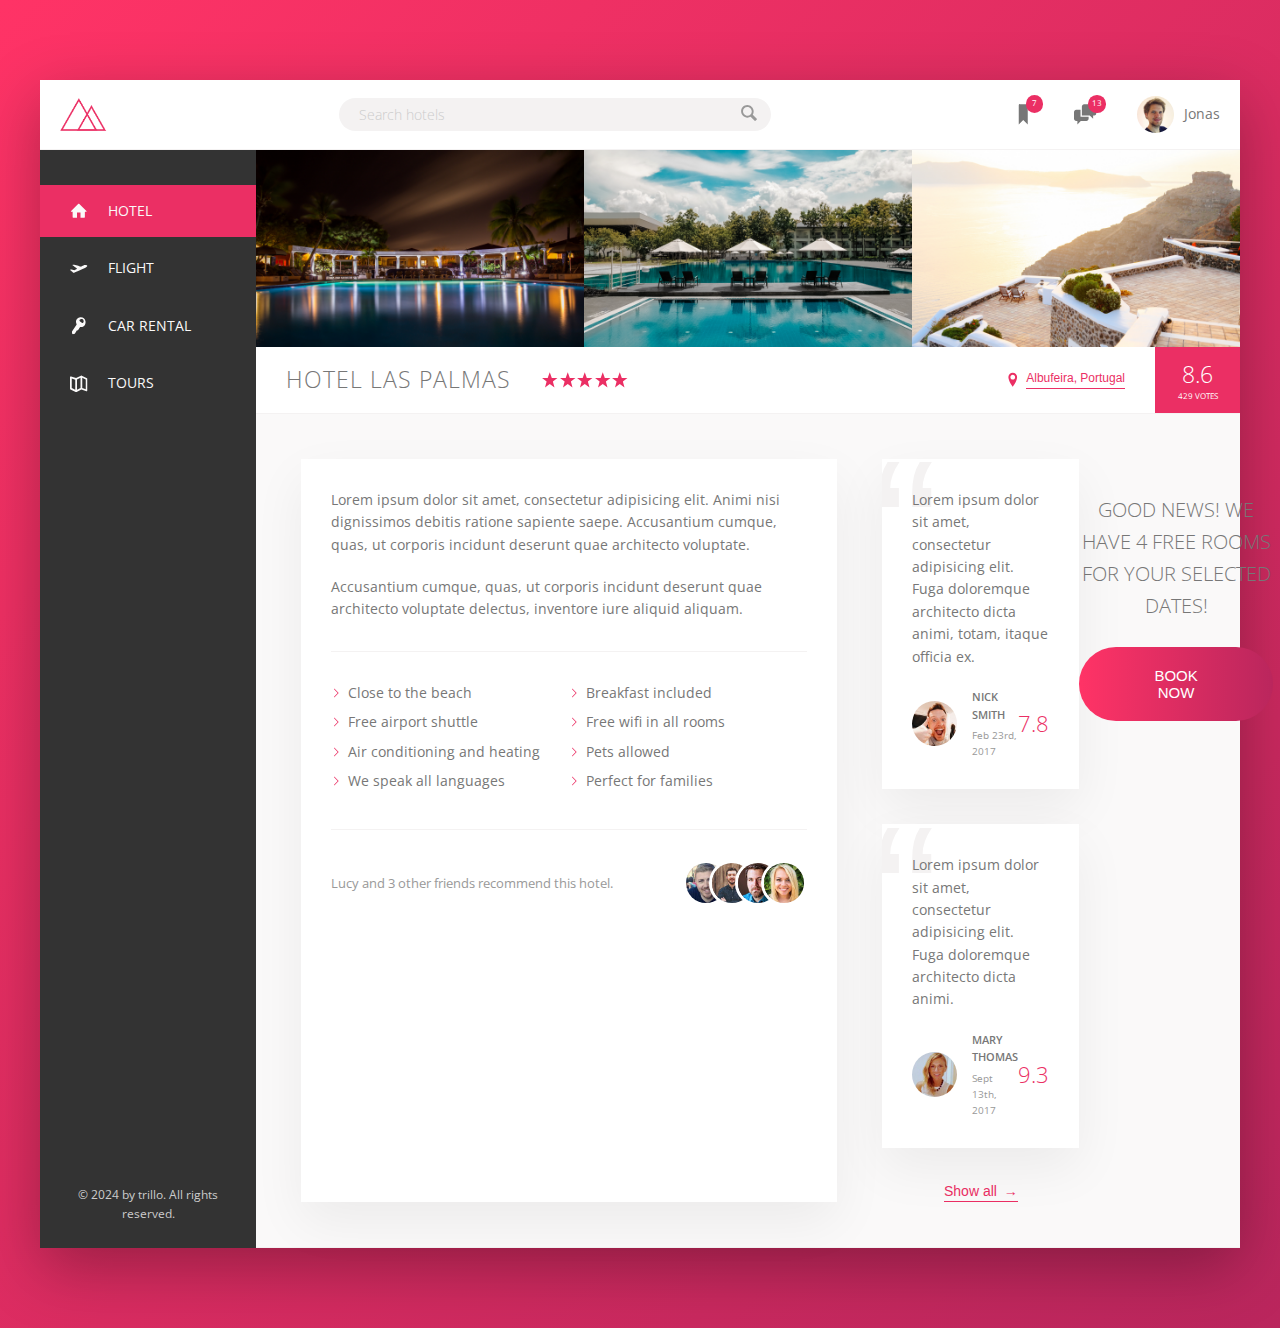
<file: 02 Trillo/index.html>
<!DOCTYPE html>
<html lang="en">
  <head>
    <meta charset="UTF-8" />
    <meta name="viewport" content="width=device-width, initial-scale=1.0" />

    <link
      href="https://fonts.googleapis.com/css?family=Open+Sans:300,400,600"
      rel="stylesheet" />
    <link rel="stylesheet" href="css/style.css" />
    <link rel="shortcut icon" type="image/png" href="img/favicon.png" />

    <title>trillo &mdash; Your all-in-one booking app</title>
  </head>
  <body>
    <div class="container">
      <header class="header">
        <img src="img/logo.png" alt="trillo logo" class="logo" />

        <form action="#" class="search">
          <input
            type="text"
            class="search__input"
            placeholder="Search hotels" />
          <button class="search__button">
            <svg class="search__icon">
              <use xlink:href="img/sprite.svg#icon-magnifying-glass"></use>
            </svg>
          </button>
        </form>

        <nav class="user-nav">
          <div class="user-nav__icon-box">
            <svg class="user-nav__icon">
              <use xlink:href="img/sprite.svg#icon-bookmark"></use>
            </svg>
            <span class="user-nav__notification">7</span>
          </div>
          <div class="user-nav__icon-box">
            <svg class="user-nav__icon">
              <use xlink:href="img/sprite.svg#icon-chat"></use>
            </svg>
            <span class="user-nav__notification">13</span>
          </div>
          <div class="user-nav__user">
            <img
              src="img/user.jpg"
              alt="User photo"
              class="user-nav__user-photo" />
            <span class="user-nav__user-name">Jonas</span>
          </div>
        </nav>
      </header>

      <div class="content">
        <nav class="sidebar">
          <ul class="side-nav">
            <li class="side-nav__item side-nav__item--active">
              <a href="#" class="side-nav__link">
                <svg class="side-nav__icon">
                  <use xlink:href="img/sprite.svg#icon-home"></use>
                </svg>
                <span>Hotel</span>
              </a>
            </li>
            <li class="side-nav__item">
              <a href="#" class="side-nav__link">
                <svg class="side-nav__icon">
                  <use xlink:href="img/sprite.svg#icon-aircraft-take-off"></use>
                </svg>
                <span>Flight</span>
              </a>
            </li>
            <li class="side-nav__item">
              <a href="#" class="side-nav__link">
                <svg class="side-nav__icon">
                  <use xlink:href="img/sprite.svg#icon-key"></use>
                </svg>
                <span>Car rental</span>
              </a>
            </li>
            <li class="side-nav__item">
              <a href="#" class="side-nav__link">
                <svg class="side-nav__icon">
                  <use xlink:href="img/sprite.svg#icon-map"></use>
                </svg>
                <span>Tours</span>
              </a>
            </li>
          </ul>

          <div class="legal">&copy; 2024 by trillo. All rights reserved.</div>
        </nav>

        <main class="hotel-view">
          <div class="gallery">
            <figure class="gallery__item">
              <img
                src="img/hotel-1.jpg"
                alt="Photo of hotel 1"
                class="gallery__photo" />
            </figure>
            <figure class="gallery__item">
              <img
                src="img/hotel-2.jpg"
                alt="Photo of hotel 2"
                class="gallery__photo" />
            </figure>
            <figure class="gallery__item">
              <img
                src="img/hotel-3.jpg"
                alt="Photo of hotel 3"
                class="gallery__photo" />
            </figure>
          </div>

          <div class="overview">
            <h1 class="overview__heading">Hotel Las Palmas</h1>

            <div class="overview__stars">
              <svg class="overview__icon-star">
                <use xlink:href="img/sprite.svg#icon-star"></use>
              </svg>
              <svg class="overview__icon-star">
                <use xlink:href="img/sprite.svg#icon-star"></use>
              </svg>
              <svg class="overview__icon-star">
                <use xlink:href="img/sprite.svg#icon-star"></use>
              </svg>
              <svg class="overview__icon-star">
                <use xlink:href="img/sprite.svg#icon-star"></use>
              </svg>
              <svg class="overview__icon-star">
                <use xlink:href="img/sprite.svg#icon-star"></use>
              </svg>
            </div>

            <div class="overview__location">
              <svg class="overview__icon-location">
                <use xlink:href="img/sprite.svg#icon-location-pin"></use>
              </svg>
              <button class="btn-inline">Albufeira, Portugal</button>
            </div>

            <div class="overview__rating">
              <div class="overview__rating-average">8.6</div>
              <div class="overview__rating-count">429 votes</div>
            </div>
          </div>

          <div class="detail">
            <div class="description">
              <p class="paragraph">
                Lorem ipsum dolor sit amet, consectetur adipisicing elit. Animi
                nisi dignissimos debitis ratione sapiente saepe. Accusantium
                cumque, quas, ut corporis incidunt deserunt quae architecto
                voluptate.
              </p>
              <p class="paragraph">
                Accusantium cumque, quas, ut corporis incidunt deserunt quae
                architecto voluptate delectus, inventore iure aliquid aliquam.
              </p>
              <ul class="list">
                <li class="list__item">Close to the beach</li>
                <li class="list__item">Breakfast included</li>
                <li class="list__item">Free airport shuttle</li>
                <li class="list__item">Free wifi in all rooms</li>
                <li class="list__item">Air conditioning and heating</li>
                <li class="list__item">Pets allowed</li>
                <li class="list__item">We speak all languages</li>
                <li class="list__item">Perfect for families</li>
              </ul>
              <div class="recommend">
                <p class="recommend__count">
                  Lucy and 3 other friends recommend this hotel.
                </p>
                <div class="recommend__friends">
                  <img
                    src="img/user-3.jpg"
                    alt="Friend 1"
                    class="recommend__photo" />
                  <img
                    src="img/user-4.jpg"
                    alt="Friend 2"
                    class="recommend__photo" />
                  <img
                    src="img/user-5.jpg"
                    alt="Friend 3"
                    class="recommend__photo" />
                  <img
                    src="img/user-6.jpg"
                    alt="Friend 4"
                    class="recommend__photo" />
                </div>
              </div>
            </div>

            <div class="user-reviews">
              <figure class="review">
                <blockquote class="review__text">
                  Lorem ipsum dolor sit amet, consectetur adipisicing elit. Fuga
                  doloremque architecto dicta animi, totam, itaque officia ex.
                </blockquote>
                <figcaption class="review__user">
                  <img
                    src="img/user-1.jpg"
                    alt="User 1"
                    class="review__photo" />
                  <div class="review__user-box">
                    <p class="review__user-name">Nick Smith</p>
                    <p class="review__user-date">Feb 23rd, 2017</p>
                  </div>
                  <div class="review__rating">7.8</div>
                </figcaption>
              </figure>

              <figure class="review">
                <blockquote class="review__text">
                  Lorem ipsum dolor sit amet, consectetur adipisicing elit. Fuga
                  doloremque architecto dicta animi.
                </blockquote>
                <figcaption class="review__user">
                  <img
                    src="img/user-2.jpg"
                    alt="User 1"
                    class="review__photo" />
                  <div class="review__user-box">
                    <p class="review__user-name">Mary Thomas</p>
                    <p class="review__user-date">Sept 13th, 2017</p>
                  </div>
                  <div class="review__rating">9.3</div>
                </figcaption>
              </figure>

              <button class="btn-inline">Show all <span>&rarr;</span></button>
            </div>

            <div class="cta">
              <h2 class="cta__book-now">
                Good news! We have 4 free rooms for your selected dates!
              </h2>
              <button class="btn">
                <span class="btn__visible">Book now</span>
                <span class="btn__invisible">Only 4 rooms left</span>
              </button>
            </div>
          </div>
        </main>
      </div>
    </div>
  </body>
</html>
</file>
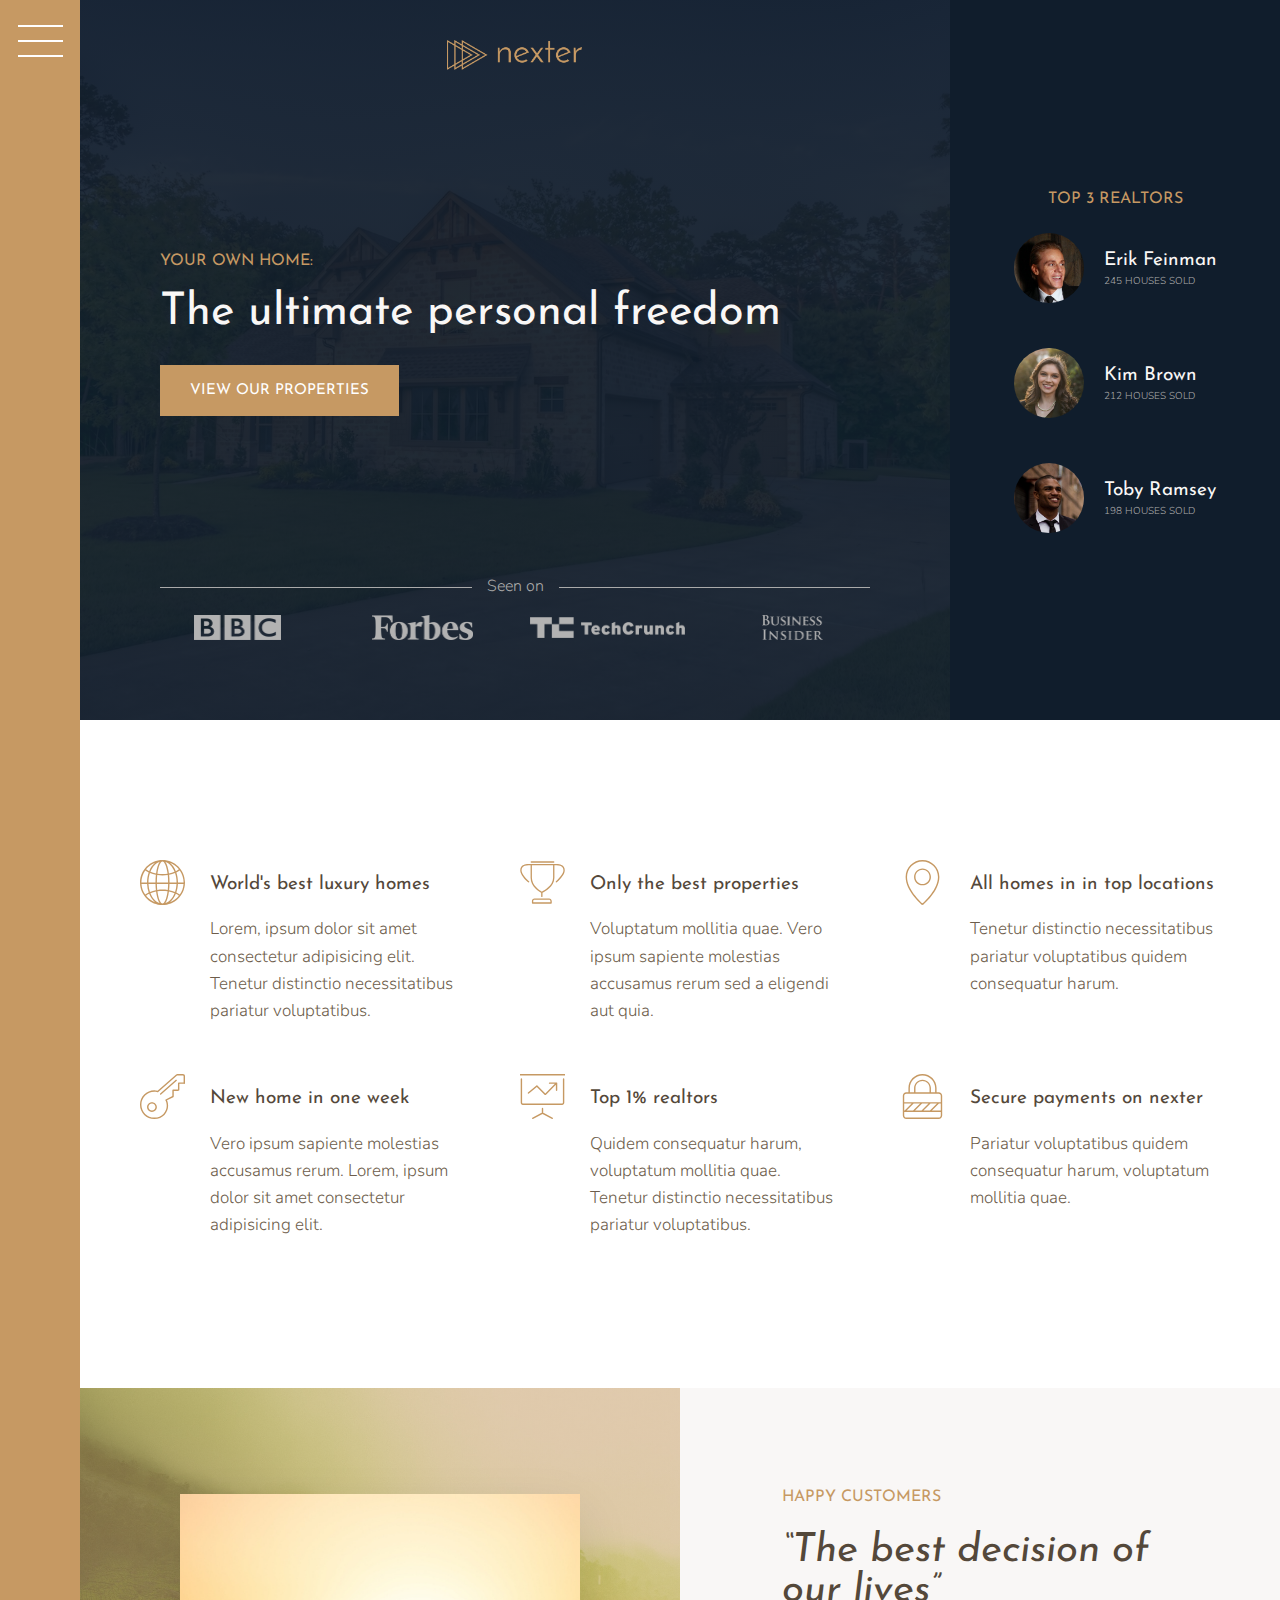
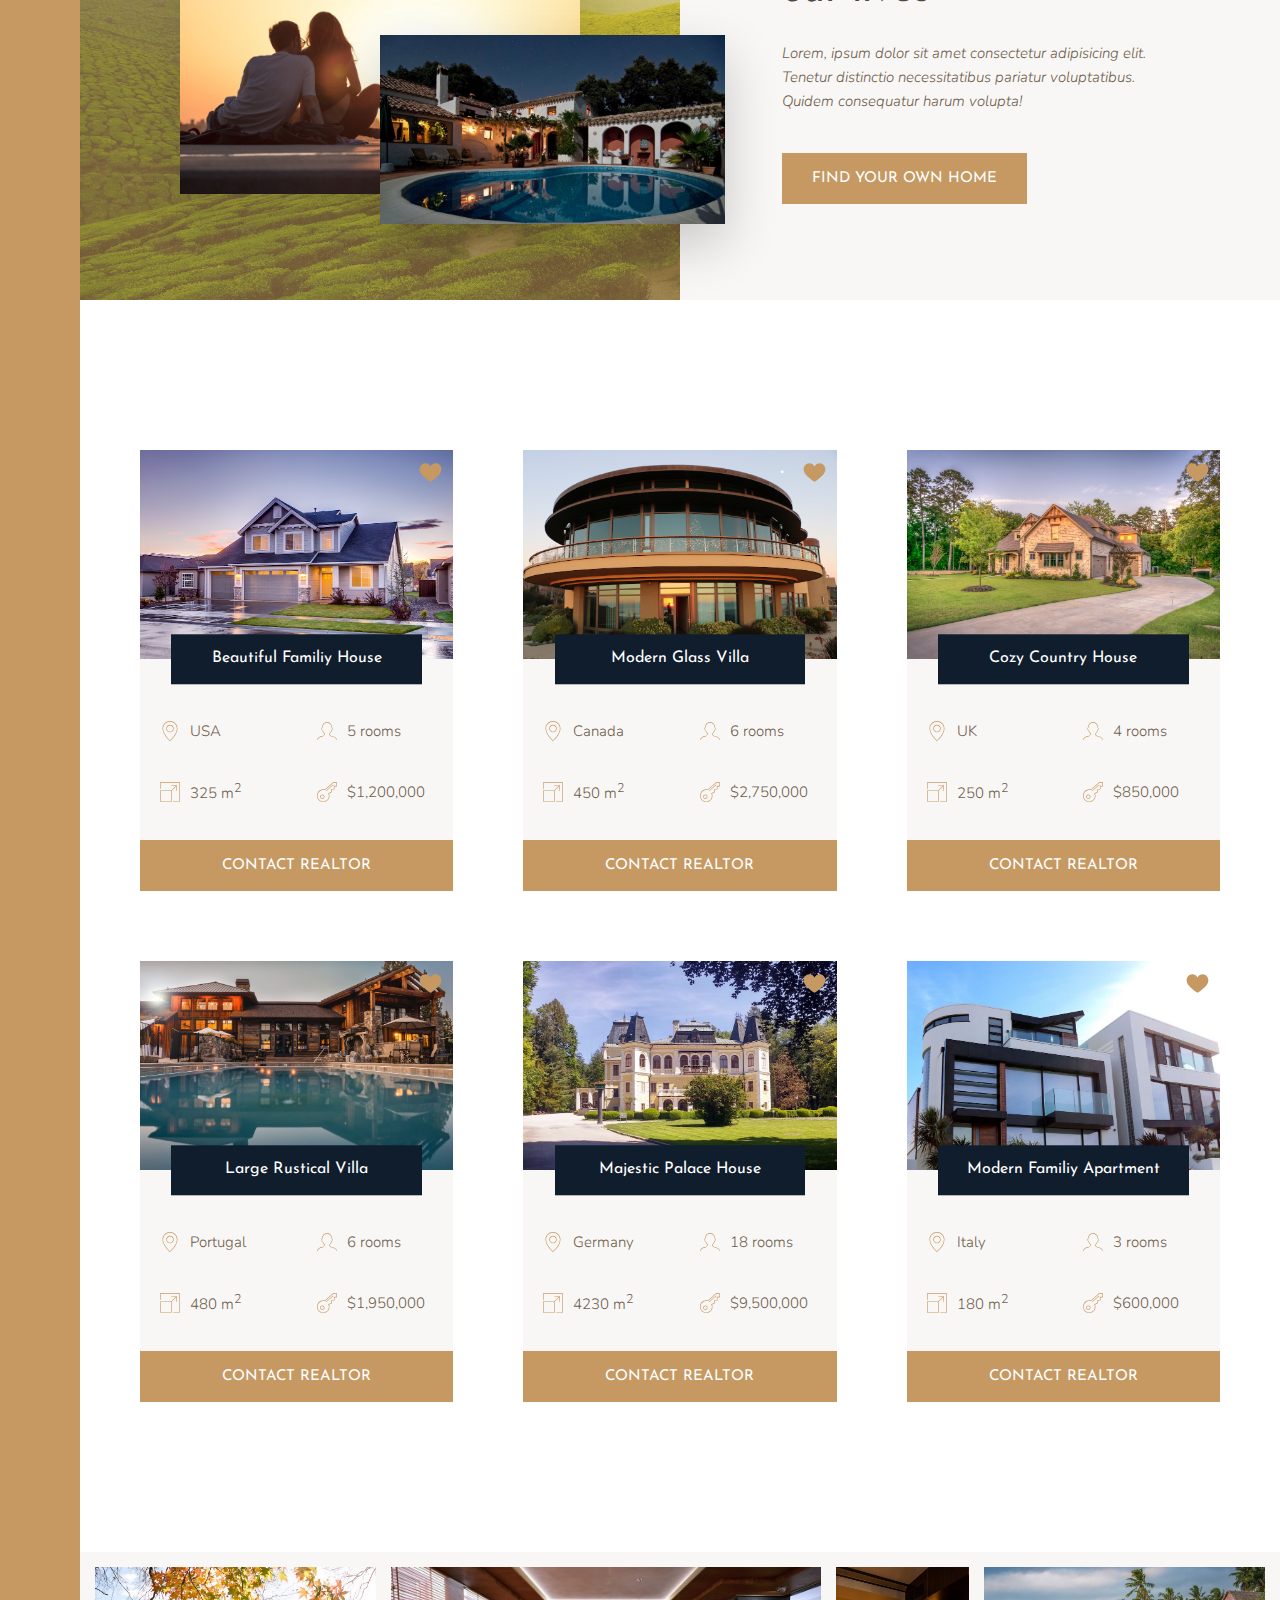
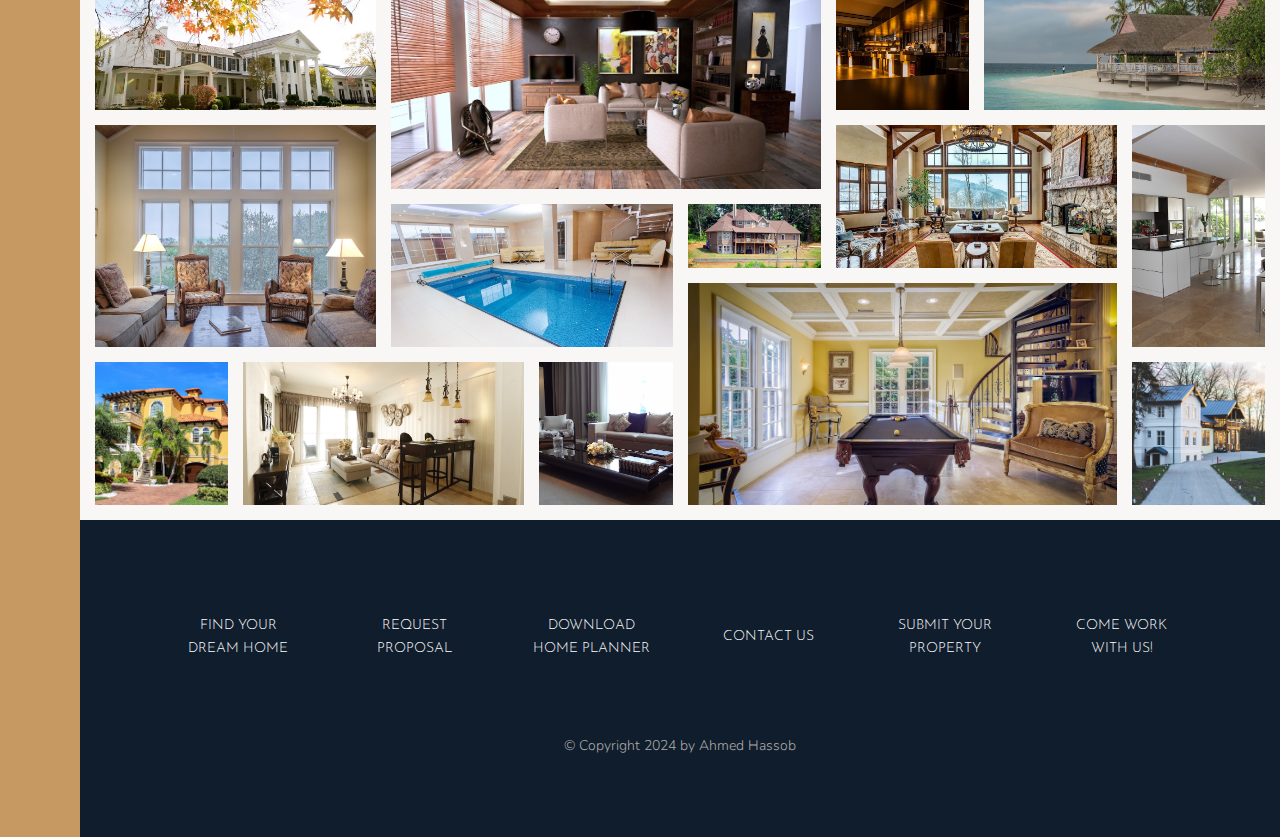
<file: 03 Nexter/index.html>
<!DOCTYPE html>
<html lang="en">
  <head>
    <meta charset="UTF-8" />
    <meta name="viewport" content="width=device-width, initial-scale=1.0" />
    <meta http-equiv="X-UA-Compatible" content="ie=edge" />

    <link
      href="https://fonts.googleapis.com/css?family=Josefin+Sans:300,400,400i|Nunito:300,300i"
      rel="stylesheet" />
    <link rel="stylesheet" href="css/style.css" />
    <link rel="shortcut icon" type="image/png" href="img/favicon.png" />

    <title>nexter &mdash; your home, your freedom</title>
  </head>
  <body class="container">
    <div class="sidebar">
      <button class="nav-btn"></button>
    </div>

    <header class="header">
      <img src="img/logo.png" alt="Nexter logo" class="header__logo" />
      <h3 class="heading-3">Your own home:</h3>
      <h1 class="heading-1">The ultimate personal freedom</h1>
      <button class="btn header__btn">View our properties</button>
      <div class="header__seenon-text">Seen on</div>
      <div class="header__seenon-logos">
        <img src="img/logo-bbc.png" alt="Seen on logo 1" />
        <img src="img/logo-forbes.png" alt="Seen on logo 2" />
        <img src="img/logo-techcrunch.png" alt="Seen on logo 3" />
        <img src="img/logo-bi.png" alt="Seen on logo 4" />
      </div>
    </header>

    <div class="realtors">
      <h3 class="heading-3">Top 3 Realtors</h3>
      <div class="realtors__list">
        <img src="img/realtor-1.jpeg" alt="Realtor 1" class="realtors__img" />
        <div class="realtors__details">
          <h4 class="heading-4 heading-4--light">Erik Feinman</h4>
          <p class="realtors__sold">245 houses sold</p>
        </div>

        <img src="img/realtor-2.jpeg" alt="Realtor 2" class="realtors__img" />
        <div class="realtors__details">
          <h4 class="heading-4 heading-4--light">Kim Brown</h4>
          <p class="realtors__sold">212 houses sold</p>
        </div>

        <img src="img/realtor-3.jpeg" alt="Realtor 3" class="realtors__img" />
        <div class="realtors__details">
          <h4 class="heading-4 heading-4--light">Toby Ramsey</h4>
          <p class="realtors__sold">198 houses sold</p>
        </div>
      </div>
    </div>

    <section class="features">
      <div class="feature">
        <svg class="feature__icon">
          <use xlink:href="img/sprite.svg#icon-global"></use>
        </svg>
        <h4 class="heading-4 heading-4--dark">World's best luxury homes</h4>
        <p class="feature__text">
          Lorem, ipsum dolor sit amet consectetur adipisicing elit. Tenetur
          distinctio necessitatibus pariatur voluptatibus.
        </p>
      </div>

      <div class="feature">
        <svg class="feature__icon">
          <use xlink:href="img/sprite.svg#icon-trophy"></use>
        </svg>
        <h4 class="heading-4 heading-4--dark">Only the best properties</h4>
        <p class="feature__text">
          Voluptatum mollitia quae. Vero ipsum sapiente molestias accusamus
          rerum sed a eligendi aut quia.
        </p>
      </div>

      <div class="feature">
        <svg class="feature__icon">
          <use xlink:href="img/sprite.svg#icon-map-pin"></use>
        </svg>
        <h4 class="heading-4 heading-4--dark">All homes in in top locations</h4>
        <p class="feature__text">
          Tenetur distinctio necessitatibus pariatur voluptatibus quidem
          consequatur harum.
        </p>
      </div>

      <div class="feature">
        <svg class="feature__icon">
          <use xlink:href="img/sprite.svg#icon-key"></use>
        </svg>
        <h4 class="heading-4 heading-4--dark">New home in one week</h4>
        <p class="feature__text">
          Vero ipsum sapiente molestias accusamus rerum. Lorem, ipsum dolor sit
          amet consectetur adipisicing elit.
        </p>
      </div>

      <div class="feature">
        <svg class="feature__icon">
          <use xlink:href="img/sprite.svg#icon-presentation"></use>
        </svg>
        <h4 class="heading-4 heading-4--dark">Top 1% realtors</h4>
        <p class="feature__text">
          Quidem consequatur harum, voluptatum mollitia quae. Tenetur distinctio
          necessitatibus pariatur voluptatibus.
        </p>
      </div>

      <div class="feature">
        <svg class="feature__icon">
          <use xlink:href="img/sprite.svg#icon-lock"></use>
        </svg>
        <h4 class="heading-4 heading-4--dark">Secure payments on nexter</h4>
        <p class="feature__text">
          Pariatur voluptatibus quidem consequatur harum, voluptatum mollitia
          quae.
        </p>
      </div>
    </section>

    <div class="story__pictures">
      <img
        src="img/story-1.jpeg"
        alt="Couple with new house"
        class="story__img--1" />
      <img src="img/story-2.jpeg" alt="New house" class="story__img--2" />
    </div>

    <div class="story__content">
      <h3 class="heading-3 mb-sm">Happy Customers</h3>
      <h2 class="heading-2 heading-2--dark mb-md">
        &ldquo;The best decision of our lives&rdquo;
      </h2>
      <p class="story__text">
        Lorem, ipsum dolor sit amet consectetur adipisicing elit. Tenetur
        distinctio necessitatibus pariatur voluptatibus. Quidem consequatur
        harum volupta!
      </p>
      <button class="btn">Find your own home</button>
    </div>

    <section class="homes">
      <div class="home">
        <img src="img/house-1.jpeg" alt="House 1" class="home__img" />
        <svg class="home__like">
          <use xlink:href="img/sprite.svg#icon-heart-full"></use>
        </svg>
        <h5 class="home__name">Beautiful Familiy House</h5>
        <div class="home__location">
          <svg>
            <use xlink:href="img/sprite.svg#icon-map-pin"></use>
          </svg>
          <p>USA</p>
        </div>
        <div class="home__rooms">
          <svg>
            <use xlink:href="img/sprite.svg#icon-profile-male"></use>
          </svg>
          <p>5 rooms</p>
        </div>
        <div class="home__area">
          <svg>
            <use xlink:href="img/sprite.svg#icon-expand"></use>
          </svg>
          <p>325 m<sup>2</sup></p>
        </div>
        <div class="home__price">
          <svg>
            <use xlink:href="img/sprite.svg#icon-key"></use>
          </svg>
          <p>$1,200,000</p>
        </div>
        <button class="btn home__btn">Contact realtor</button>
      </div>

      <div class="home">
        <img src="img/house-2.jpeg" alt="House 2" class="home__img" />
        <svg class="home__like">
          <use xlink:href="img/sprite.svg#icon-heart-full"></use>
        </svg>
        <h5 class="home__name">Modern Glass Villa</h5>
        <div class="home__location">
          <svg>
            <use xlink:href="img/sprite.svg#icon-map-pin"></use>
          </svg>
          <p>Canada</p>
        </div>
        <div class="home__rooms">
          <svg>
            <use xlink:href="img/sprite.svg#icon-profile-male"></use>
          </svg>
          <p>6 rooms</p>
        </div>
        <div class="home__area">
          <svg>
            <use xlink:href="img/sprite.svg#icon-expand"></use>
          </svg>
          <p>450 m<sup>2</sup></p>
        </div>
        <div class="home__price">
          <svg>
            <use xlink:href="img/sprite.svg#icon-key"></use>
          </svg>
          <p>$2,750,000</p>
        </div>
        <button class="btn home__btn">Contact realtor</button>
      </div>

      <div class="home">
        <img src="img/house-3.jpeg" alt="House 3" class="home__img" />
        <svg class="home__like">
          <use xlink:href="img/sprite.svg#icon-heart-full"></use>
        </svg>
        <h5 class="home__name">Cozy Country House</h5>
        <div class="home__location">
          <svg>
            <use xlink:href="img/sprite.svg#icon-map-pin"></use>
          </svg>
          <p>UK</p>
        </div>
        <div class="home__rooms">
          <svg>
            <use xlink:href="img/sprite.svg#icon-profile-male"></use>
          </svg>
          <p>4 rooms</p>
        </div>
        <div class="home__area">
          <svg>
            <use xlink:href="img/sprite.svg#icon-expand"></use>
          </svg>
          <p>250 m<sup>2</sup></p>
        </div>
        <div class="home__price">
          <svg>
            <use xlink:href="img/sprite.svg#icon-key"></use>
          </svg>
          <p>$850,000</p>
        </div>
        <button class="btn home__btn">Contact realtor</button>
      </div>

      <div class="home">
        <img src="img/house-4.jpeg" alt="House 4" class="home__img" />
        <svg class="home__like">
          <use xlink:href="img/sprite.svg#icon-heart-full"></use>
        </svg>
        <h5 class="home__name">Large Rustical Villa</h5>
        <div class="home__location">
          <svg>
            <use xlink:href="img/sprite.svg#icon-map-pin"></use>
          </svg>
          <p>Portugal</p>
        </div>
        <div class="home__rooms">
          <svg>
            <use xlink:href="img/sprite.svg#icon-profile-male"></use>
          </svg>
          <p>6 rooms</p>
        </div>
        <div class="home__area">
          <svg>
            <use xlink:href="img/sprite.svg#icon-expand"></use>
          </svg>
          <p>480 m<sup>2</sup></p>
        </div>
        <div class="home__price">
          <svg>
            <use xlink:href="img/sprite.svg#icon-key"></use>
          </svg>
          <p>$1,950,000</p>
        </div>
        <button class="btn home__btn">Contact realtor</button>
      </div>

      <div class="home">
        <img src="img/house-5.jpeg" alt="House 5" class="home__img" />
        <svg class="home__like">
          <use xlink:href="img/sprite.svg#icon-heart-full"></use>
        </svg>
        <h5 class="home__name">Majestic Palace House</h5>
        <div class="home__location">
          <svg>
            <use xlink:href="img/sprite.svg#icon-map-pin"></use>
          </svg>
          <p>Germany</p>
        </div>
        <div class="home__rooms">
          <svg>
            <use xlink:href="img/sprite.svg#icon-profile-male"></use>
          </svg>
          <p>18 rooms</p>
        </div>
        <div class="home__area">
          <svg>
            <use xlink:href="img/sprite.svg#icon-expand"></use>
          </svg>
          <p>4230 m<sup>2</sup></p>
        </div>
        <div class="home__price">
          <svg>
            <use xlink:href="img/sprite.svg#icon-key"></use>
          </svg>
          <p>$9,500,000</p>
        </div>
        <button class="btn home__btn">Contact realtor</button>
      </div>

      <div class="home">
        <img src="img/house-6.jpeg" alt="House 6" class="home__img" />
        <svg class="home__like">
          <use xlink:href="img/sprite.svg#icon-heart-full"></use>
        </svg>
        <h5 class="home__name">Modern Familiy Apartment</h5>
        <div class="home__location">
          <svg>
            <use xlink:href="img/sprite.svg#icon-map-pin"></use>
          </svg>
          <p>Italy</p>
        </div>
        <div class="home__rooms">
          <svg>
            <use xlink:href="img/sprite.svg#icon-profile-male"></use>
          </svg>
          <p>3 rooms</p>
        </div>
        <div class="home__area">
          <svg>
            <use xlink:href="img/sprite.svg#icon-expand"></use>
          </svg>
          <p>180 m<sup>2</sup></p>
        </div>
        <div class="home__price">
          <svg>
            <use xlink:href="img/sprite.svg#icon-key"></use>
          </svg>
          <p>$600,000</p>
        </div>
        <button class="btn home__btn">Contact realtor</button>
      </div>
    </section>

    <section class="gallery">
      <figure class="gallery__item gallery__item--1">
        <img src="img/gal-1.jpeg" alt="Gallery image 1" class="gallery__img" />
      </figure>
      <figure class="gallery__item gallery__item--2">
        <img src="img/gal-2.jpeg" alt="Gallery image 2" class="gallery__img" />
      </figure>
      <figure class="gallery__item gallery__item--3">
        <img src="img/gal-3.jpeg" alt="Gallery image 3" class="gallery__img" />
      </figure>
      <figure class="gallery__item gallery__item--4">
        <img src="img/gal-4.jpeg" alt="Gallery image 4" class="gallery__img" />
      </figure>
      <figure class="gallery__item gallery__item--5">
        <img src="img/gal-5.jpeg" alt="Gallery image 5" class="gallery__img" />
      </figure>
      <figure class="gallery__item gallery__item--6">
        <img src="img/gal-6.jpeg" alt="Gallery image 6" class="gallery__img" />
      </figure>
      <figure class="gallery__item gallery__item--7">
        <img src="img/gal-7.jpeg" alt="Gallery image 7" class="gallery__img" />
      </figure>
      <figure class="gallery__item gallery__item--8">
        <img src="img/gal-8.jpeg" alt="Gallery image 8" class="gallery__img" />
      </figure>
      <figure class="gallery__item gallery__item--9">
        <img src="img/gal-9.jpeg" alt="Gallery image 9" class="gallery__img" />
      </figure>
      <figure class="gallery__item gallery__item--10">
        <img
          src="img/gal-10.jpeg"
          alt="Gallery image 10"
          class="gallery__img" />
      </figure>
      <figure class="gallery__item gallery__item--11">
        <img
          src="img/gal-11.jpeg"
          alt="Gallery image 11"
          class="gallery__img" />
      </figure>
      <figure class="gallery__item gallery__item--12">
        <img
          src="img/gal-12.jpeg"
          alt="Gallery image 12"
          class="gallery__img" />
      </figure>
      <figure class="gallery__item gallery__item--13">
        <img
          src="img/gal-13.jpeg"
          alt="Gallery image 13"
          class="gallery__img" />
      </figure>
      <figure class="gallery__item gallery__item--14">
        <img
          src="img/gal-14.jpeg"
          alt="Gallery image 14"
          class="gallery__img" />
      </figure>
    </section>

    <footer class="footer">
      <ul class="nav">
        <li class="nav__item">
          <a href="#" class="nav__link">Find your dream home</a>
        </li>
        <li class="nav__item">
          <a href="#" class="nav__link">Request proposal</a>
        </li>
        <li class="nav__item">
          <a href="#" class="nav__link">Download home planner</a>
        </li>
        <li class="nav__item"><a href="#" class="nav__link">Contact us</a></li>
        <li class="nav__item">
          <a href="#" class="nav__link">Submit your property</a>
        </li>
        <li class="nav__item">
          <a href="#" class="nav__link">Come work with us!</a>
        </li>
      </ul>
      <p class="copyright">&copy; Copyright 2024 by Ahmed Hassob</p>
    </footer>
  </body>
</html>
</file>
<file: 02 Trillo/css/style.css>
:root{--color-primary:#eb2f64;--color-primary-light:#FF3366;--color-primary-dark:#BA265D;--color-grey-light-1:#faf9f9;--color-grey-light-2:#f4f2f2;--color-grey-light-3:#f0eeee;--color-grey-light-4:#ccc;--color-grey-dark-1:#333;--color-grey-dark-2:#777;--color-grey-dark-3:#999;--shadow-dark:0 2rem 6rem rgba(0,0,0,0.3);--shadow-light:0 2rem 5rem rgba(0,0,0,0.06);--line:1px solid var(--color-grey-light-2)}*{margin:0;padding:0}*,*::before,*::after{-webkit-box-sizing:inherit;box-sizing:inherit}html{-webkit-box-sizing:border-box;box-sizing:border-box;font-size:62.5%}@media only screen and (max-width: 68.75em){html{font-size:50%}}body{font-family:'Open Sans', sans-serif;font-weight:400;line-height:1.6;color:var(--color-grey-dark-2);background-image:-webkit-gradient(linear, left top, right bottom, from(var(--color-primary-light)), to(var(--color-primary-dark)));background-image:linear-gradient(to right bottom, var(--color-primary-light), var(--color-primary-dark));background-size:cover;background-repeat:no-repeat;min-height:100vh}.container{max-width:120rem;margin:8rem auto;background-color:var(--color-grey-light-1);-webkit-box-shadow:var(--shadow-dark);box-shadow:var(--shadow-dark);min-height:50rem}@media only screen and (max-width: 75em){.container{margin:0;max-width:100%;width:100%}}.header{font-size:1.4rem;height:7rem;background-color:#fff;border-bottom:var(--line);display:-webkit-box;display:-ms-flexbox;display:flex;-webkit-box-pack:justify;-ms-flex-pack:justify;justify-content:space-between;-webkit-box-align:center;-ms-flex-align:center;align-items:center}@media only screen and (max-width: 31.25em){.header{-ms-flex-wrap:wrap;flex-wrap:wrap;-ms-flex-line-pack:distribute;align-content:space-around;height:11rem}}.content{display:-webkit-box;display:-ms-flexbox;display:flex}@media only screen and (max-width: 56.25em){.content{-webkit-box-orient:vertical;-webkit-box-direction:normal;-ms-flex-direction:column;flex-direction:column}}.sidebar{background-color:var(--color-grey-dark-1);-webkit-box-flex:0;-ms-flex:0 0 18%;flex:0 0 18%;display:-webkit-box;display:-ms-flexbox;display:flex;-webkit-box-orient:vertical;-webkit-box-direction:normal;-ms-flex-direction:column;flex-direction:column;-webkit-box-pack:justify;-ms-flex-pack:justify;justify-content:space-between}.hotel-view{background-color:#fff;-webkit-box-flex:1;-ms-flex:1;flex:1}.detail{font-size:1.4rem;display:-webkit-box;display:-ms-flexbox;display:flex;padding:4.5rem;background-color:var(--color-grey-light-1);border-bottom:var(--line)}@media only screen and (max-width: 56.25em){.detail{padding:3rem}}@media only screen and (max-width: 37.5em){.detail{-webkit-box-orient:vertical;-webkit-box-direction:normal;-ms-flex-direction:column;flex-direction:column}}.description{background-color:#fff;-webkit-box-shadow:var(--shadow-light);box-shadow:var(--shadow-light);padding:3rem;-webkit-box-flex:0;-ms-flex:0 0 60%;flex:0 0 60%;margin-right:4.5rem}@media only screen and (max-width: 56.25em){.description{padding:2rem;margin-right:3rem}}@media only screen and (max-width: 37.5em){.description{margin-right:0;margin-bottom:3rem}}.user-reviews{-webkit-box-flex:1;-ms-flex:1;flex:1;display:-webkit-box;display:-ms-flexbox;display:flex;-webkit-box-orient:vertical;-webkit-box-direction:normal;-ms-flex-direction:column;flex-direction:column;-webkit-box-align:center;-ms-flex-align:center;align-items:center}.logo{height:3.25rem;margin-left:2rem}.search{-webkit-box-flex:0;-ms-flex:0 0 40%;flex:0 0 40%;display:-webkit-box;display:-ms-flexbox;display:flex;-webkit-box-align:center;-ms-flex-align:center;align-items:center;-webkit-box-pack:center;-ms-flex-pack:center;justify-content:center}@media only screen and (max-width: 31.25em){.search{-webkit-box-ordinal-group:2;-ms-flex-order:1;order:1;-webkit-box-flex:0;-ms-flex:0 0 100%;flex:0 0 100%;background-color:var(--color-grey-light-2)}}.search__input{font-family:inherit;font-size:inherit;color:inherit;background-color:var(--color-grey-light-2);border:none;padding:.7rem 2rem;border-radius:100px;width:90%;-webkit-transition:all .2s;transition:all .2s;margin-right:-3.25rem}.search__input:focus{outline:none;width:100%;background-color:var(--color-grey-light-3)}.search__input::-webkit-input-placeholder{font-weight:100;color:var(--color-grey-light-4)}.search__input:focus+.search__button{background-color:var(--color-grey-light-3)}.search__button{border:none;background-color:var(--color-grey-light-2)}.search__button:focus{outline:none}.search__button:active{-webkit-transform:translateY(2px);transform:translateY(2px)}.search__icon{height:2rem;width:2rem;fill:var(--color-grey-dark-3)}.user-nav{-ms-flex-item-align:stretch;align-self:stretch;display:-webkit-box;display:-ms-flexbox;display:flex;-webkit-box-align:center;-ms-flex-align:center;align-items:center}.user-nav>*{padding:0 2rem;cursor:pointer;height:100%;display:-webkit-box;display:-ms-flexbox;display:flex;-webkit-box-align:center;-ms-flex-align:center;align-items:center}.user-nav>*:hover{background-color:var(--color-grey-light-2)}.user-nav__icon-box{position:relative}.user-nav__icon{height:2.25rem;width:2.25rem;fill:var(--color-grey-dark-2)}.user-nav__notification{font-size:.8rem;height:1.75rem;width:1.75rem;border-radius:50%;background-color:var(--color-primary);color:#fff;position:absolute;top:1.5rem;right:1.1rem;display:-webkit-box;display:-ms-flexbox;display:flex;-webkit-box-pack:center;-ms-flex-pack:center;justify-content:center;-webkit-box-align:center;-ms-flex-align:center;align-items:center}.user-nav__user-photo{height:3.75rem;border-radius:50%;margin-right:1rem}.side-nav{font-size:1.4rem;list-style:none;margin-top:3.5rem}@media only screen and (max-width: 56.25em){.side-nav{display:-webkit-box;display:-ms-flexbox;display:flex;margin:0}}.side-nav__item{position:relative}.side-nav__item:not(:last-child){margin-bottom:.5rem}@media only screen and (max-width: 56.25em){.side-nav__item:not(:last-child){margin:0}}@media only screen and (max-width: 56.25em){.side-nav__item{-webkit-box-flex:1;-ms-flex:1;flex:1}}.side-nav__item::before{content:"";position:absolute;top:0;left:0;height:100%;width:3px;background-color:var(--color-primary);-webkit-transform:scaleY(0);transform:scaleY(0);-webkit-transition:width 0.4s cubic-bezier(1, 0, 0, 1) 0.2s,background-color 0.1s,-webkit-transform 0.2s;transition:width 0.4s cubic-bezier(1, 0, 0, 1) 0.2s,background-color 0.1s,-webkit-transform 0.2s;transition:transform 0.2s,width 0.4s cubic-bezier(1, 0, 0, 1) 0.2s,background-color 0.1s;transition:transform 0.2s,width 0.4s cubic-bezier(1, 0, 0, 1) 0.2s,background-color 0.1s,-webkit-transform 0.2s}.side-nav__item:hover::before,.side-nav__item--active::before{-webkit-transform:scaleY(1);transform:scaleY(1);width:100%}.side-nav__item:active::before{background-color:var(--color-primary-light)}.side-nav__link:link,.side-nav__link:visited{color:var(--color-grey-light-1);text-decoration:none;text-transform:uppercase;display:block;padding:1.5rem 3rem;position:relative;z-index:10;display:-webkit-box;display:-ms-flexbox;display:flex;-webkit-box-align:center;-ms-flex-align:center;align-items:center}@media only screen and (max-width: 56.25em){.side-nav__link:link,.side-nav__link:visited{-webkit-box-pack:center;-ms-flex-pack:center;justify-content:center;padding:2rem}}@media only screen and (max-width: 37.5em){.side-nav__link:link,.side-nav__link:visited{-webkit-box-orient:vertical;-webkit-box-direction:normal;-ms-flex-direction:column;flex-direction:column;padding:1.5rem .5rem}}.side-nav__icon{width:1.75rem;height:1.75rem;margin-right:2rem;fill:currentColor}@media only screen and (max-width: 37.5em){.side-nav__icon{margin-right:0;margin-bottom:.7rem;width:1.5rem;height:1.5rem}}.legal{font-size:1.2rem;color:var(--color-grey-light-4);text-align:center;padding:2.5rem}@media only screen and (max-width: 56.25em){.legal{display:none}}.gallery{display:-webkit-box;display:-ms-flexbox;display:flex}.gallery__photo{width:100%;display:block}.overview{display:-webkit-box;display:-ms-flexbox;display:flex;-webkit-box-align:center;-ms-flex-align:center;align-items:center;border-bottom:var(--line)}.overview__heading{font-size:2.25rem;font-weight:300;text-transform:uppercase;letter-spacing:1px;padding:1.5rem 3rem}@media only screen and (max-width: 37.5em){.overview__heading{font-size:1.8rem;padding:1.25rem 2rem}}.overview__stars{margin-right:auto;display:-webkit-box;display:-ms-flexbox;display:flex}.overview__icon-star,.overview__icon-location{width:1.75rem;height:1.75rem;fill:var(--color-primary)}.overview__location{font-size:1.2rem;display:-webkit-box;display:-ms-flexbox;display:flex;vertical-align:center}.overview__icon-location{margin-right:.5rem}.overview__rating{background-color:var(--color-primary);color:#fff;margin-left:3rem;padding:0 2.25rem;-ms-flex-item-align:stretch;align-self:stretch;display:-webkit-box;display:-ms-flexbox;display:flex;-webkit-box-orient:vertical;-webkit-box-direction:normal;-ms-flex-direction:column;flex-direction:column;-webkit-box-align:center;-ms-flex-align:center;align-items:center;-webkit-box-pack:center;-ms-flex-pack:center;justify-content:center}@media only screen and (max-width: 37.5em){.overview__rating{padding:0 1.5rem}}.overview__rating-average{font-size:2.25rem;font-weight:300;margin-bottom:-3px}@media only screen and (max-width: 37.5em){.overview__rating-average{font-size:1.8rem}}.overview__rating-count{font-size:.8rem;text-transform:uppercase}@media only screen and (max-width: 37.5em){.overview__rating-count{font-size:.5rem}}.btn-inline{border:none;color:var(--color-primary);font-size:inherit;border-bottom:1px solid currentColor;padding-bottom:2px;display:inline-block;background-color:transparent;cursor:pointer;-webkit-transition:all .2s;transition:all .2s}.btn-inline span{margin-left:3px;-webkit-transition:margin-left .2s;transition:margin-left .2s}.btn-inline:hover{color:var(--color-grey-dark-1)}.btn-inline:hover span{margin-left:8px}.btn-inline:focus{outline:none;-webkit-animation:pulsate 1s infinite;animation:pulsate 1s infinite}@-webkit-keyframes pulsate{0%{-webkit-transform:scale(1);transform:scale(1);-webkit-box-shadow:none;box-shadow:none}50%{-webkit-transform:scale(1.05);transform:scale(1.05);-webkit-box-shadow:0 1rem 4rem rgba(0,0,0,0.25);box-shadow:0 1rem 4rem rgba(0,0,0,0.25)}100%{-webkit-transform:scale(1);transform:scale(1);-webkit-box-shadow:none;box-shadow:none}}@keyframes pulsate{0%{-webkit-transform:scale(1);transform:scale(1);-webkit-box-shadow:none;box-shadow:none}50%{-webkit-transform:scale(1.05);transform:scale(1.05);-webkit-box-shadow:0 1rem 4rem rgba(0,0,0,0.25);box-shadow:0 1rem 4rem rgba(0,0,0,0.25)}100%{-webkit-transform:scale(1);transform:scale(1);-webkit-box-shadow:none;box-shadow:none}}.paragraph:not(:last-of-type){margin-bottom:2rem}.list{list-style:none;margin:3rem 0;padding:3rem 0;border-top:var(--line);border-bottom:var(--line);display:-webkit-box;display:-ms-flexbox;display:flex;-ms-flex-wrap:wrap;flex-wrap:wrap}.list__item{-webkit-box-flex:0;-ms-flex:0 0 50%;flex:0 0 50%;margin-bottom:.7rem}.list__item::before{content:"";display:inline-block;height:1rem;width:1rem;margin-right:.7rem;background-image:url(../img/chevron-thin-right.svg);background-size:cover}@supports (-webkit-mask-image: url()) or (mask-image: url()){.list__item::before{background-color:var(--color-primary);-webkit-mask-image:url(../img/chevron-thin-right.svg);-webkit-mask-size:cover;mask-image:url(../img/chevron-thin-right.svg);mask-size:cover;background-image:none}}.recommend{font-size:1.3rem;color:var(--color-grey-dark-3);display:-webkit-box;display:-ms-flexbox;display:flex;-webkit-box-align:center;-ms-flex-align:center;align-items:center}.recommend__count{margin-right:auto}.recommend__friends{display:-webkit-box;display:-ms-flexbox;display:flex}.recommend__photo{-webkit-box-sizing:content-box;box-sizing:content-box;height:4rem;width:4rem;border-radius:50%;border:3px solid #fff}.recommend__photo:not(:last-child){margin-right:-2rem}.review{background-color:#fff;-webkit-box-shadow:var(--shadow-light);box-shadow:var(--shadow-light);padding:3rem;margin-bottom:3.5rem;position:relative;overflow:hidden}@media only screen and (max-width: 56.25em){.review{padding:2rem;margin-bottom:3rem}}.review__text{margin-bottom:2rem;z-index:10;position:relative}.review__user{display:-webkit-box;display:-ms-flexbox;display:flex;-webkit-box-align:center;-ms-flex-align:center;align-items:center}.review__photo{height:4.5rem;width:4.5rem;border-radius:50%;margin-right:1.5rem}.review__user-box{margin-right:auto}.review__user-name{font-size:1.1rem;font-weight:600;text-transform:uppercase;margin-bottom:.4rem}.review__user-date{font-size:1rem;color:var(--color-grey-dark-3)}.review__rating{color:var(--color-primary);font-size:2.2rem;font-weight:300}.review::before{content:"\201C";position:absolute;top:-2.75rem;left:-1rem;line-height:1;font-size:20rem;color:var(--color-grey-light-2);font-family:sans-serif;z-index:1}.cta{padding:3.5rem 0;text-align:center}@media only screen and (max-width: 56.25em){.cta{padding:2.5rem 0}}.cta__book-now{font-size:2rem;font-weight:300;text-transform:uppercase;margin-bottom:2.5rem}.btn{font-size:1.5rem;font-weight:300;text-transform:uppercase;border-radius:100px;border:none;background-image:-webkit-gradient(linear, left top, right top, from(var(--color-primary-light)), to(var(--color-primary-dark)));background-image:linear-gradient(to right, var(--color-primary-light), var(--color-primary-dark));color:#fff;position:relative;overflow:hidden;cursor:pointer}.btn>*{display:inline-block;height:100%;width:100%;-webkit-transition:all .2s;transition:all .2s}.btn__visible{padding:2rem 7.5rem}.btn__invisible{position:absolute;padding:2rem 0;left:0;top:-100%}.btn:hover{background-image:-webkit-gradient(linear, right top, left top, from(var(--color-primary-light)), to(var(--color-primary-dark)));background-image:linear-gradient(to left, var(--color-primary-light), var(--color-primary-dark))}.btn:hover .btn__visible{-webkit-transform:translateY(100%);transform:translateY(100%)}.btn:hover .btn__invisible{top:0}.btn:focus{outline:none;-webkit-animation:pulsate 1s infinite;animation:pulsate 1s infinite}
</file>
<file: 03 Nexter/css/style.css>
*,
*::before,
*::after {
  margin: 0;
  padding: 0;
  box-sizing: inherit; }

html {
  box-sizing: border-box;
  font-size: 62.5%; }
  @media only screen and (max-width: 75em) {
    html {
      font-size: 50%; } }

body {
  font-family: "Nunito", sans-serif;
  color: #6D5D4B;
  font-weight: 300;
  line-height: 1.6; }

.container {
  display: grid;
  grid-template-rows: 80vh min-content 40vw repeat(3, min-content);
  grid-template-columns: [sidebar-start] 8rem [sidebar-end full-start] minmax(6rem, 1fr) [center-start] repeat(8, [col-start] minmax(min-content, 14rem) [col-end]) [center-end] minmax(6rem, 1fr) [full-end]; }
  @media only screen and (max-width: 62.5em) {
    .container {
      grid-template-rows: 6rem 80vh min-content 40vw repeat(3, min-content);
      grid-template-columns: [full-start] minmax(6rem, 1fr) [center-start] repeat(8, [col-start] minmax(min-content, 14rem) [col-end]) [center-end] minmax(6rem, 1fr) [full-end]; } }
  @media only screen and (max-width: 50em) {
    .container {
      grid-template-rows: 6rem calc(100vh - 6rem); } }

.heading-1, .heading-2, .heading-3, .heading-4 {
  font-family: "Josefin Sans", sans-serif;
  font-weight: 400; }

.heading-1 {
  font-size: 4.5rem;
  color: #f9f7f6;
  line-height: 1; }

.heading-2 {
  font-size: 4rem;
  font-style: italic;
  line-height: 1; }
  .heading-2--light {
    color: #f9f7f6; }
  .heading-2--dark {
    color: #54483A; }

.heading-3 {
  font-size: 1.6rem;
  color: #c69963;
  text-transform: uppercase; }

.heading-4 {
  font-size: 1.9rem; }
  .heading-4--light {
    color: #f9f7f6; }
  .heading-4--dark {
    color: #54483A; }

.btn {
  background-color: #c69963;
  color: #fff;
  border: none;
  border-radius: 0;
  font-family: "Josefin Sans", sans-serif;
  font-size: 1.5rem;
  text-transform: uppercase;
  padding: 1.8rem 3rem;
  cursor: pointer;
  transition: all .2s; }
  .btn:hover {
    background-color: #B28451; }

.mb-sm {
  margin-bottom: 2rem; }

.mb-md {
  margin-bottom: 3rem; }

.mb-lg {
  margin-bottom: 4rem; }

.mb-hg {
  margin-bottom: 8rem; }

.sidebar {
  background-color: #c69963;
  grid-column: sidebar-start / sidebar-end;
  grid-row: 1 / -1;
  display: flex;
  justify-content: center; }
  @media only screen and (max-width: 62.5em) {
    .sidebar {
      grid-column: 1 / -1;
      grid-row: 1 / 2;
      justify-content: flex-end;
      align-items: center; } }

.nav-btn {
  border: none;
  border-radius: 0;
  background-color: #fff;
  height: 2px;
  width: 4.5rem;
  margin-top: 4rem; }
  .nav-btn::before, .nav-btn::after {
    background-color: #fff;
    height: 2px;
    width: 4.5rem;
    content: "";
    display: block; }
  .nav-btn::before {
    transform: translateY(-1.5rem); }
  .nav-btn::after {
    transform: translateY(1.3rem); }
  @media only screen and (max-width: 62.5em) {
    .nav-btn {
      margin-top: 0;
      margin-right: 3rem; }
      .nav-btn::before {
        transform: translateY(-1.2rem); }
      .nav-btn::after {
        transform: translateY(1rem); } }

.header {
  background-color: #54483A;
  grid-column: full-start / col-end 6;
  background-image: linear-gradient(rgba(16, 29, 44, 0.93), rgba(16, 29, 44, 0.93)), url(../img/hero.jpeg);
  background-size: cover;
  background-position: center;
  padding: 8rem;
  padding-top: 4rem;
  display: grid;
  grid-template-rows: 1fr min-content minmax(6rem, min-content) 1fr;
  grid-template-columns: minmax(min-content, max-content);
  grid-row-gap: 1.5rem;
  justify-content: center; }
  @media only screen and (max-width: 50em) {
    .header {
      grid-column: 1 / -1; } }
  @media only screen and (max-width: 37.5em) {
    .header {
      padding: 5rem; } }
  .header__logo {
    height: 3rem;
    justify-self: center; }
  .header__btn {
    align-self: start;
    justify-self: start; }
  .header__seenon-text {
    display: grid;
    grid-template-columns: 1fr max-content 1fr;
    grid-column-gap: 1.5rem;
    align-items: center;
    font-size: 1.6rem;
    color: #aaa; }
    .header__seenon-text::before, .header__seenon-text::after {
      content: "";
      height: 1px;
      display: block;
      background-color: currentColor; }
  .header__seenon-logos {
    display: grid;
    grid-template-columns: repeat(4, 1fr);
    grid-column-gap: 3rem;
    justify-items: center;
    align-items: center; }
    .header__seenon-logos img {
      max-height: 2.5rem;
      max-width: 100%;
      filter: brightness(70%); }

.realtors {
  background-color: #101d2c;
  grid-column: col-start 7 / full-end;
  padding: 3rem;
  display: grid;
  align-content: center;
  justify-content: center;
  justify-items: center;
  grid-row-gap: 2rem; }
  @media only screen and (max-width: 50em) {
    .realtors {
      grid-column: 1 / -1; } }
  .realtors__list {
    display: grid;
    grid-template-columns: min-content max-content;
    grid-column-gap: 2rem;
    grid-row-gap: 5vh;
    align-items: center; }
    @media only screen and (max-width: 50em) {
      .realtors__list {
        grid-template-columns: repeat(3, min-content max-content); } }
    @media only screen and (max-width: 37.5em) {
      .realtors__list {
        grid-template-columns: min-content max-content; } }
  .realtors__img {
    width: 7rem;
    border-radius: 50%;
    display: block; }
  .realtors__sold {
    text-transform: uppercase;
    color: #aaa;
    margin-top: -3px; }

.features {
  grid-column: center-start / center-end;
  margin: 15rem 0; }
  @supports (display: grid) {
    .features {
      display: grid;
      grid-template-columns: repeat(auto-fit, minmax(25rem, 1fr));
      grid-gap: 6rem;
      align-items: start; } }

.feature {
  float: left;
  width: 33.3333%;
  margin-bottom: 6rem;
  display: grid;
  grid-template-columns: min-content 1fr;
  grid-row-gap: 1.5rem;
  grid-column-gap: 2.5rem; }
  @supports (display: grid) {
    .feature {
      width: auto;
      margin-bottom: 0; } }
  .feature__icon {
    fill: #c69963;
    width: 4.5rem;
    height: 4.5rem;
    grid-row: 1 / span 2;
    transform: translateY(-1rem); }
  .feature__text {
    font-size: 1.7rem; }

.story__pictures {
  background-color: #c69963;
  grid-column: full-start / col-end 4;
  background-image: linear-gradient(rgba(198, 153, 99, 0.5), rgba(198, 153, 99, 0.5)), url(../img/back.jpg);
  background-size: cover;
  display: grid;
  grid-template-rows: repeat(6, 1fr);
  grid-template-columns: repeat(6, 1fr);
  align-items: center; }
  @media only screen and (max-width: 50em) {
    .story__pictures {
      grid-column: 1 / -1;
      padding: 6rem; } }

.story__img--1 {
  width: 100%;
  grid-row: 2 / 6;
  grid-column: 2 / 6;
  box-shadow: 0 2rem 5rem rgba(0, 0, 0, 0.1); }
  @media only screen and (max-width: 50em) {
    .story__img--1 {
      grid-column: 1 / 5;
      grid-row: 1 / -1; } }

.story__img--2 {
  width: 115%;
  grid-row: 4 / 6;
  grid-column: 4 / 7;
  z-index: 20;
  box-shadow: 0 2rem 5rem rgba(0, 0, 0, 0.2); }
  @media only screen and (max-width: 50em) {
    .story__img--2 {
      grid-row: 1 / -1;
      width: 100%; } }

.story__content {
  background-color: #f9f7f6;
  grid-column: col-start 5 / full-end;
  padding: 6rem 8vw;
  /*
        display: flex;
        flex-direction: column;
        justify-content: center;
        align-items: flex-start;
        */
  display: grid;
  align-content: center;
  justify-items: start; }
  @media only screen and (max-width: 50em) {
    .story__content {
      grid-column: 1 / -1;
      grid-row: 5 / 6; } }

.story__text {
  font-size: 1.5rem;
  font-style: italic;
  margin-bottom: 4rem; }

.homes {
  grid-column: center-start / center-end;
  margin: 15rem 0;
  display: grid;
  grid-template-columns: repeat(auto-fit, minmax(25rem, 1fr));
  grid-gap: 7rem; }

.home {
  background-color: #f9f7f6;
  display: grid;
  grid-template-columns: repeat(2, 1fr);
  grid-row-gap: 3.5rem; }
  .home__img {
    width: 100%;
    grid-row: 1 / 2;
    grid-column: 1 / -1;
    z-index: 1; }
  .home__like {
    grid-row: 1 / 2;
    grid-column: 2 / 3;
    fill: #c69963;
    height: 2.5rem;
    width: 2.5rem;
    z-index: 2;
    justify-self: end;
    margin: 1rem; }
  .home__name {
    grid-row: 1 / 2;
    grid-column: 1 / -1;
    justify-self: center;
    align-self: end;
    z-index: 3;
    width: 80%;
    font-family: "Josefin Sans", sans-serif;
    font-size: 1.6rem;
    text-align: center;
    padding: 1.25rem;
    background-color: #101d2c;
    color: #fff;
    font-weight: 400;
    transform: translateY(50%); }
  .home__location, .home__rooms {
    margin-top: 2.5rem; }
  .home__location, .home__rooms, .home__area, .home__price {
    font-size: 1.5rem;
    margin-left: 2rem;
    display: flex;
    align-items: center; }
    .home__location svg, .home__rooms svg, .home__area svg, .home__price svg {
      fill: #c69963;
      height: 2rem;
      width: 2rem;
      margin-right: 1rem; }
  .home__btn {
    grid-column: 1 / -1; }

.gallery {
  background-color: #f9f7f6;
  grid-column: full-start / full-end;
  display: grid;
  /*grid-template-columns: repeat(8, 1fr);
    grid-template-rows: repeat(7, 5vw);*/
  grid-template: repeat(7, 5vw)/repeat(8, 1fr);
  grid-gap: 1.5rem;
  padding: 1.5rem; }
  .gallery__item--1 {
    grid-row: 1 / span 2;
    grid-column: 1 / span 2; }
  .gallery__item--2 {
    grid-row: 1 / span 3;
    grid-column: 3 / span 3; }
  .gallery__item--3 {
    grid-row: 1 / span 2;
    grid-column: 6 / 7; }
  .gallery__item--4 {
    grid-row: 1 / span 2;
    grid-column: 7 / -1; }
  .gallery__item--5 {
    grid-row: 3 / span 3;
    grid-column: 1 / span 2; }
  .gallery__item--6 {
    grid-row: 4 / span 2;
    grid-column: 3 / span 2; }
  .gallery__item--7 {
    grid-row: 4 / 5;
    grid-column: 5 / 6; }
  .gallery__item--8 {
    grid-row: 3 / span 2;
    grid-column: 6 / span 2; }
  .gallery__item--9 {
    grid-row: 3 / span 3;
    grid-column: 8 / -1; }
  .gallery__item--10 {
    grid-row: 6 / span 2;
    grid-column: 1 / 2; }
  .gallery__item--11 {
    grid-row: 6 / span 2;
    grid-column: 2 / span 2; }
  .gallery__item--12 {
    grid-row: 6 / span 2;
    grid-column: 4 / 5; }
  .gallery__item--13 {
    grid-row: 5 / span 3;
    grid-column: 5 / span 3; }
  .gallery__item--14 {
    grid-row: 6 / span 2;
    grid-column: 8 / -1; }
  .gallery__img {
    width: 100%;
    height: 100%;
    object-fit: cover;
    display: block; }

.footer {
  background-color: #101d2c;
  grid-column: full-start / full-end;
  padding: 8rem; }

.nav {
  list-style: none;
  display: grid;
  grid-template-columns: repeat(auto-fit, minmax(15rem, 1fr));
  grid-gap: 2rem;
  align-items: center; }
  .nav__link:link, .nav__link:visited {
    font-size: 1.4rem;
    color: #fff;
    text-decoration: none;
    font-family: "Josefin Sans", sans-serif;
    text-transform: uppercase;
    text-align: center;
    padding: 1.5rem;
    display: block;
    transition: all .2s; }
  .nav__link:hover, .nav__link:active {
    background-color: rgba(255, 255, 255, 0.05);
    transform: translateY(-3px); }

.copyright {
  font-size: 1.4rem;
  color: #aaa;
  margin-top: 6rem;
  margin-right: auto;
  margin-left: auto;
  text-align: center;
  width: 70%; }
</file>
